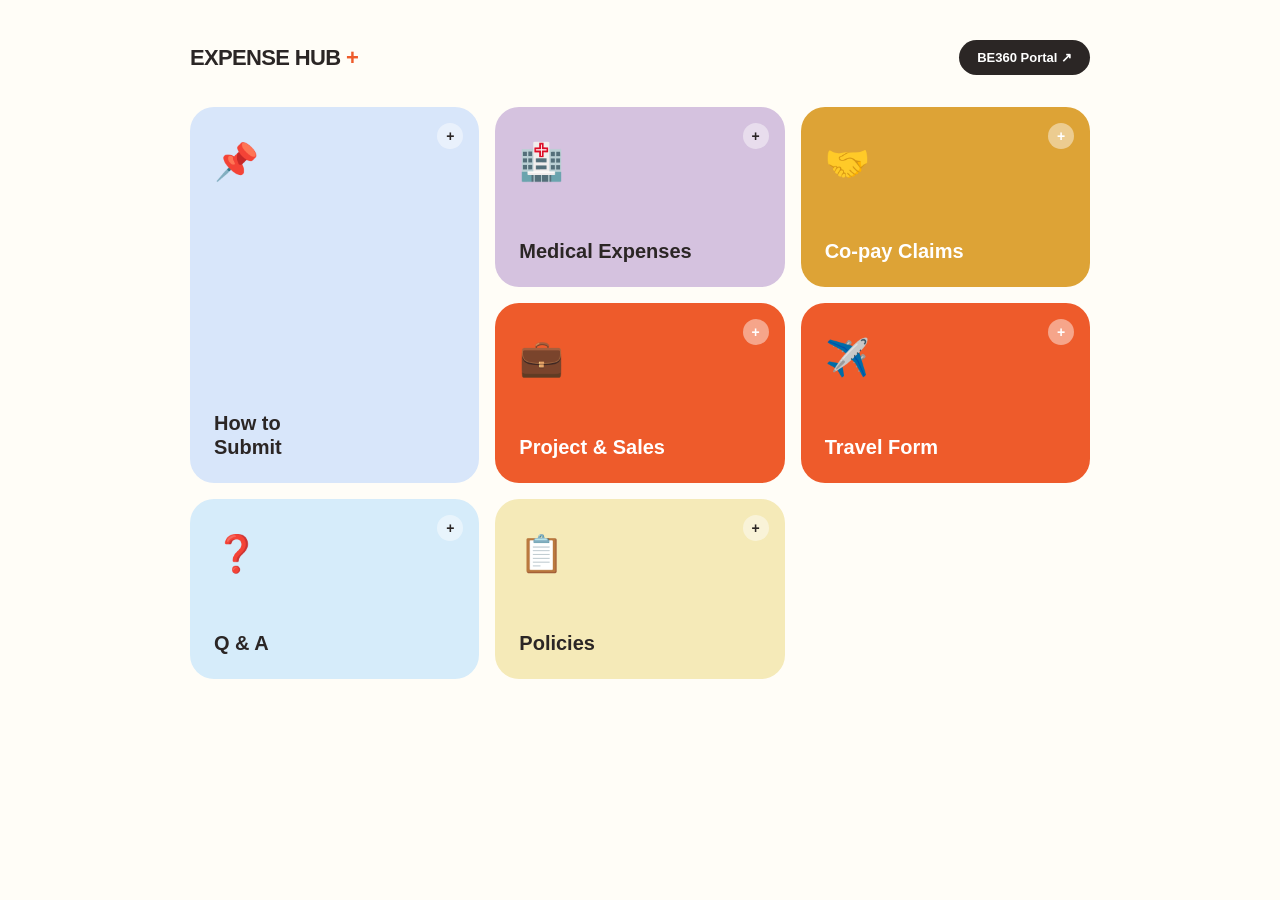
<file: home.html>
<!DOCTYPE html>
<html lang="en">
<head>
  <meta charset="UTF-8">
  <meta name="viewport" content="width=device-width, initial-scale=1.0">
  <title>Expense Claim Hub</title>
  <style>
    :root {
      --bg-main: #FFFDF7;
      --text-dark: #2B2625;
      --color-hero: #D8E6FA;
      --color-purple: #D5C2DF;
      --color-mustard: #DDA336;
      --color-orange: #EE5B2B;
      --color-blue: #D6ECFA;
      --color-cream: #F5EAB8;
    }

    * {
      box-sizing: border-box;
      margin: 0;
      padding: 0;
    }

    body {
      background-color: var(--bg-main);
      font-family: -apple-system, BlinkMacSystemFont, "Segoe UI", Roboto, sans-serif;
      color: var(--text-dark);
      padding: 40px 20px;
      display: flex;
      justify-content: center;
    }

    .app-container {
      width: 100%;
      max-width: 900px;
    }

    .brand-header {
      display: flex;
      justify-content: space-between;
      align-items: center;
      margin-bottom: 32px;
    }

    .logo {
      font-size: 22px;
      font-weight: 800;
      letter-spacing: -0.03em;
    }

    .logo span {
      color: var(--color-orange);
    }

    .system-btn {
      text-decoration: none;
      background: var(--text-dark);
      color: #FFF;
      padding: 10px 18px;
      border-radius: 999px;
      font-size: 13px;
      font-weight: 600;
      transition: opacity 0.2s;
    }

    .system-btn:hover {
      opacity: 0.85;
    }

    .bento-grid {
      display: grid;
      grid-template-columns: repeat(3, 1fr);
      gap: 16px;
    }

    .bento-card {
      position: relative;
      border-radius: 24px;
      padding: 24px;
      min-height: 180px;
      display: flex;
      flex-direction: column;
      justify-content: space-between;
      text-decoration: none;
      color: var(--text-dark);
      transition: transform 0.2s ease, box-shadow 0.2s ease;
    }

    .bento-card:hover {
      transform: translateY(-4px);
      box-shadow: 0 12px 24px rgba(0,0,0,0.06);
    }

    .plus-icon {
      position: absolute;
      top: 16px;
      right: 16px;
      width: 26px;
      height: 26px;
      background: rgba(255, 255, 255, 0.45);
      border-radius: 50%;
      display: flex;
      align-items: center;
      justify-content: center;
      font-weight: bold;
      font-size: 14px;
    }

    .card-icon {
      font-size: 36px;
      margin-top: 10px;
    }

    .card-title {
      font-size: 20px;
      font-weight: 800;
      line-height: 1.2;
    }

    .card-hero {
      background-color: var(--color-hero);
      grid-row: span 2;
    }

    .card-purple { background-color: var(--color-purple); }
    .card-mustard { background-color: var(--color-mustard); color: #FFF; }
    .card-orange { background-color: var(--color-orange); color: #FFF; }
    .card-orange-alt { background-color: var(--color-orange); color: #FFF; }
    .card-blue { background-color: var(--color-blue); }
    .card-cream { background-color: var(--color-cream); }

    @media (max-width: 768px) {
      .bento-grid {
        grid-template-columns: repeat(2, 1fr);
      }
      .card-hero {
        grid-row: span 1;
      }
    }
  </style>
</head>
<body>

  <div class="app-container">
    
    <header class="brand-header">
      <div class="logo">EXPENSE HUB <span>+</span></div>
      <a href="#" class="system-btn">BE360 Portal ↗</a>
    </header>

    <main class="bento-grid">

      <a href="index.html" class="bento-card card-hero">
        <span class="plus-icon">+</span>
        <div class="card-icon">📌</div>
        <div class="card-title">How to<br>Submit</div>
      </a>

      <a href="#" class="bento-card card-purple">
        <span class="plus-icon">+</span>
        <div class="card-icon">🏥</div>
        <div class="card-title">Medical Expenses</div>
      </a>

      <a href="#" class="bento-card card-mustard">
        <span class="plus-icon">+</span>
        <div class="card-icon">🤝</div>
        <div class="card-title">Co-pay Claims</div>
      </a>

      <a href="#" class="bento-card card-orange">
        <span class="plus-icon">+</span>
        <div class="card-icon">💼</div>
        <div class="card-title">Project & Sales</div>
      </a>

      <a href="#" class="bento-card card-orange-alt">
        <span class="plus-icon">+</span>
        <div class="card-icon">✈️</div>
        <div class="card-title">Travel Form</div>
      </a>

      <a href="#" class="bento-card card-blue">
        <span class="plus-icon">+</span>
        <div class="card-icon">❓</div>
        <div class="card-title">Q & A</div>
      </a>

      <a href="#" class="bento-card card-cream">
        <span class="plus-icon">+</span>
        <div class="card-icon">📋</div>
        <div class="card-title">Policies</div>
      </a>

    </main>
  </div>

</body>
</html>
</file>
